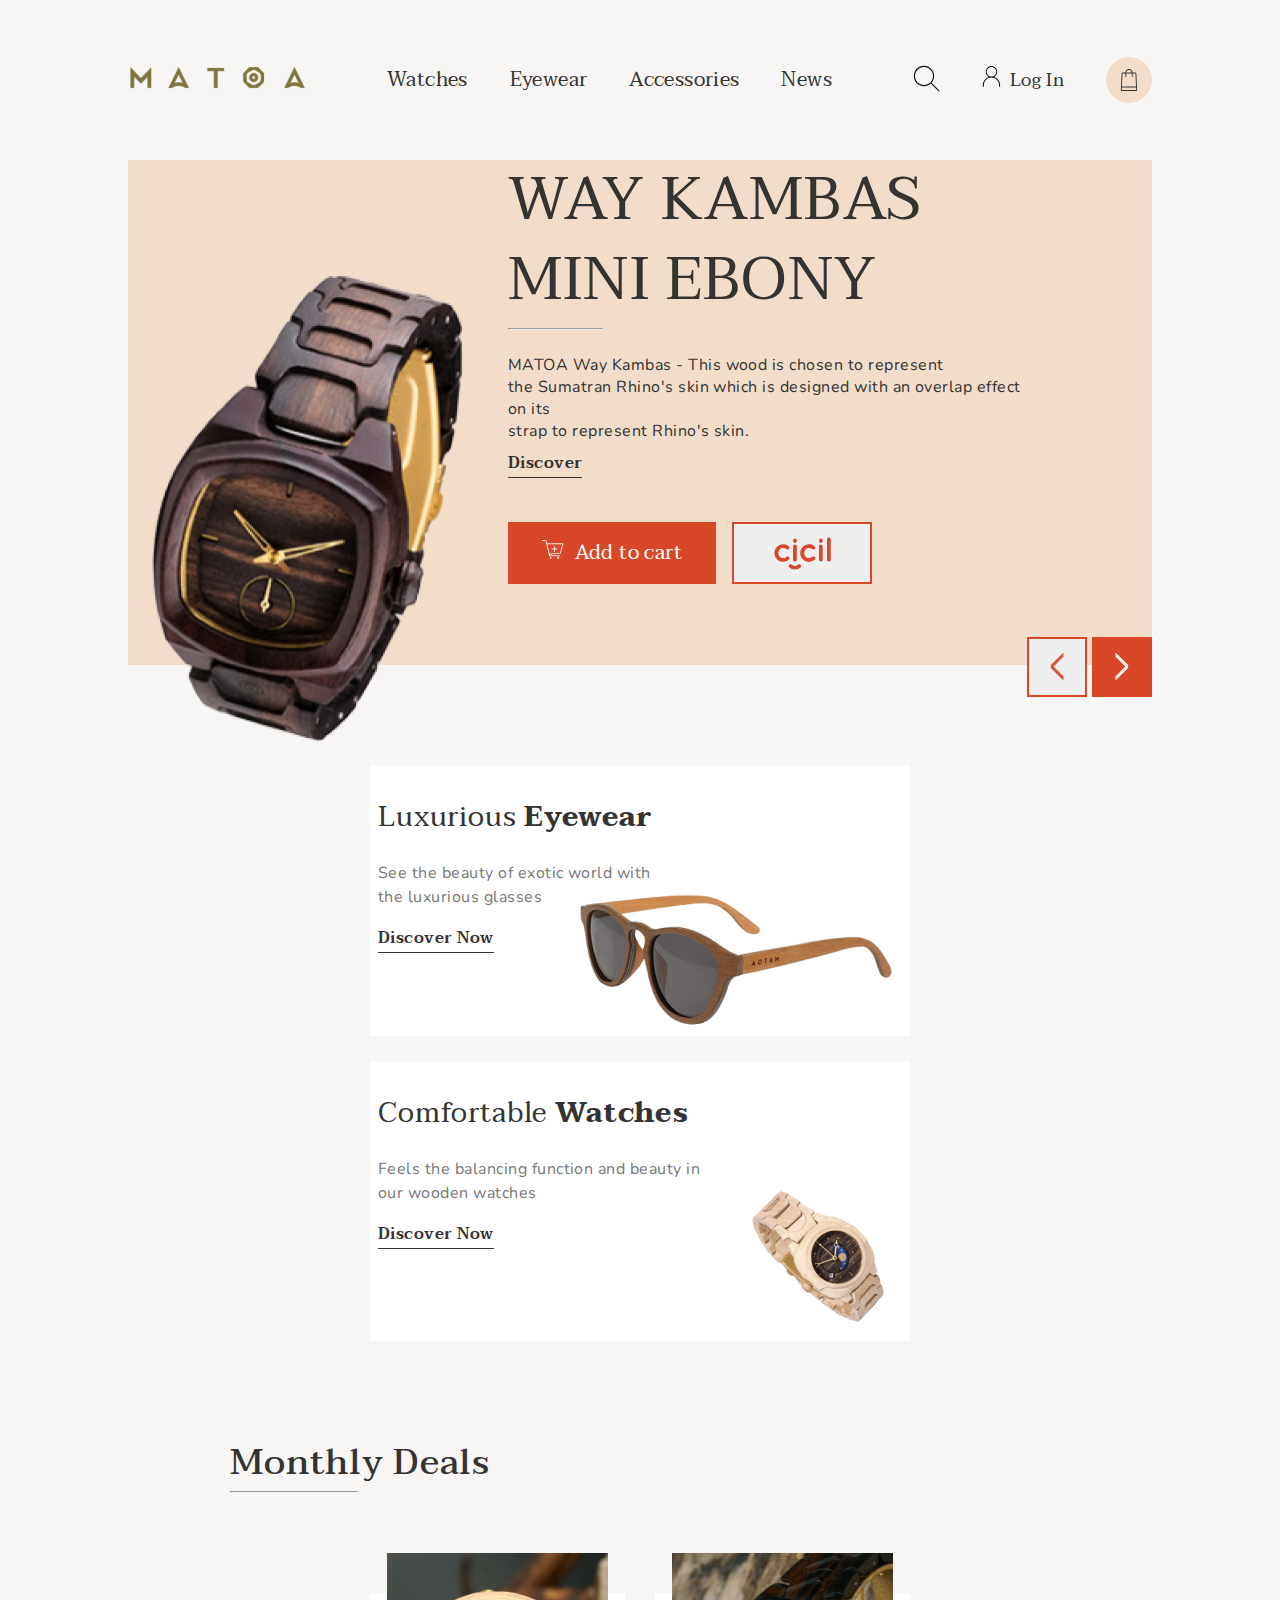
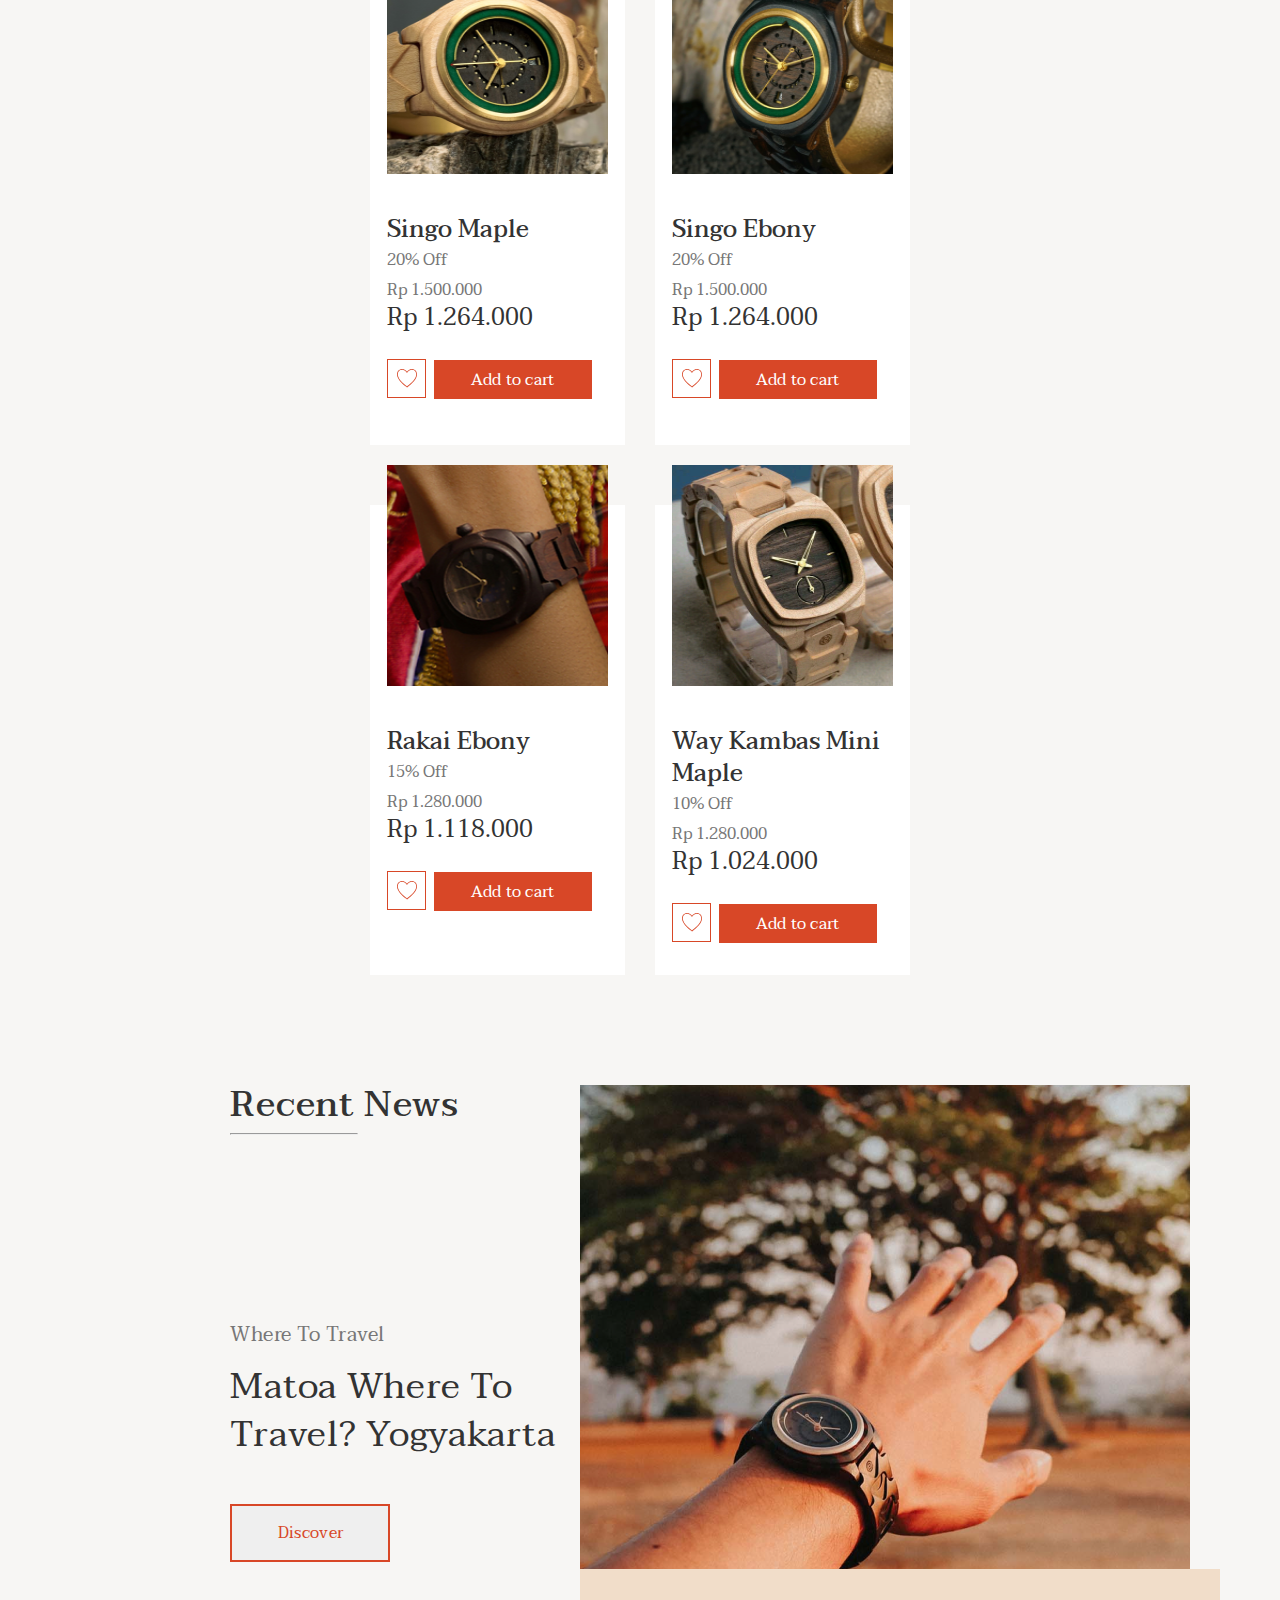
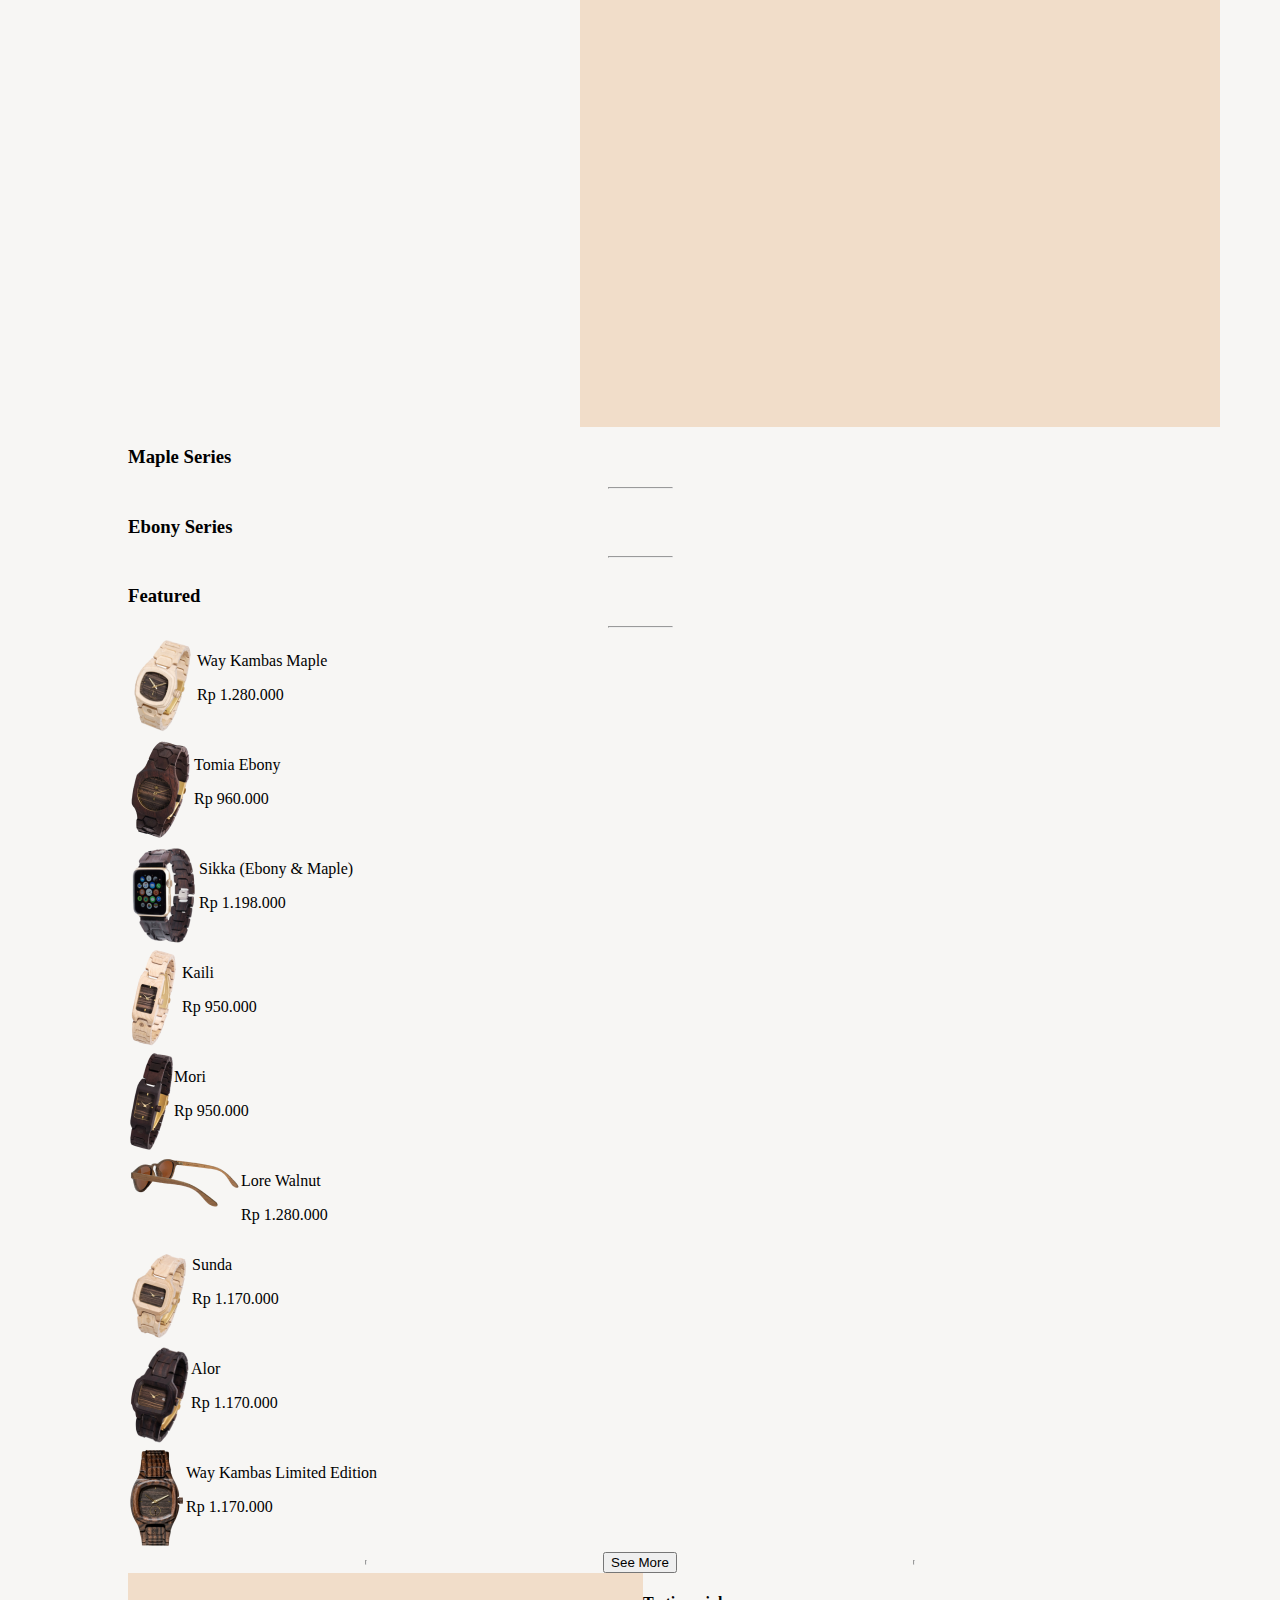
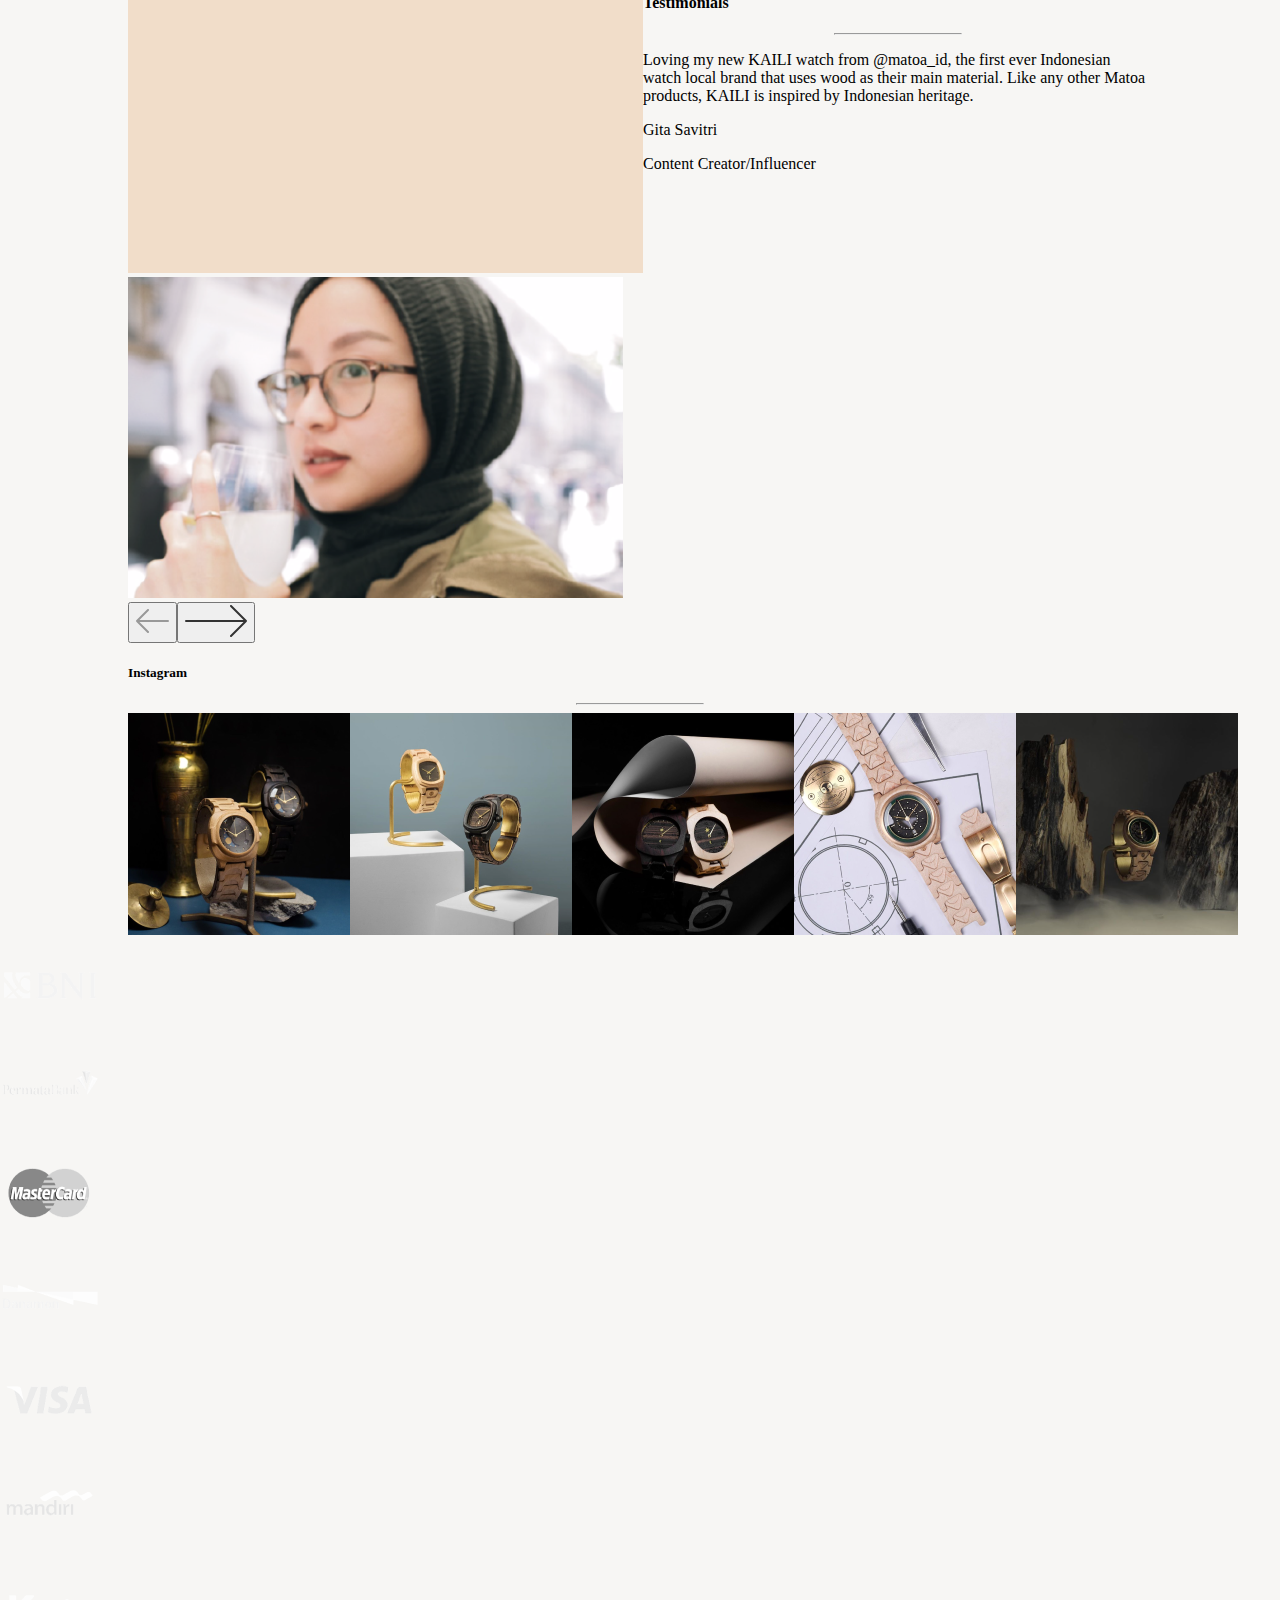
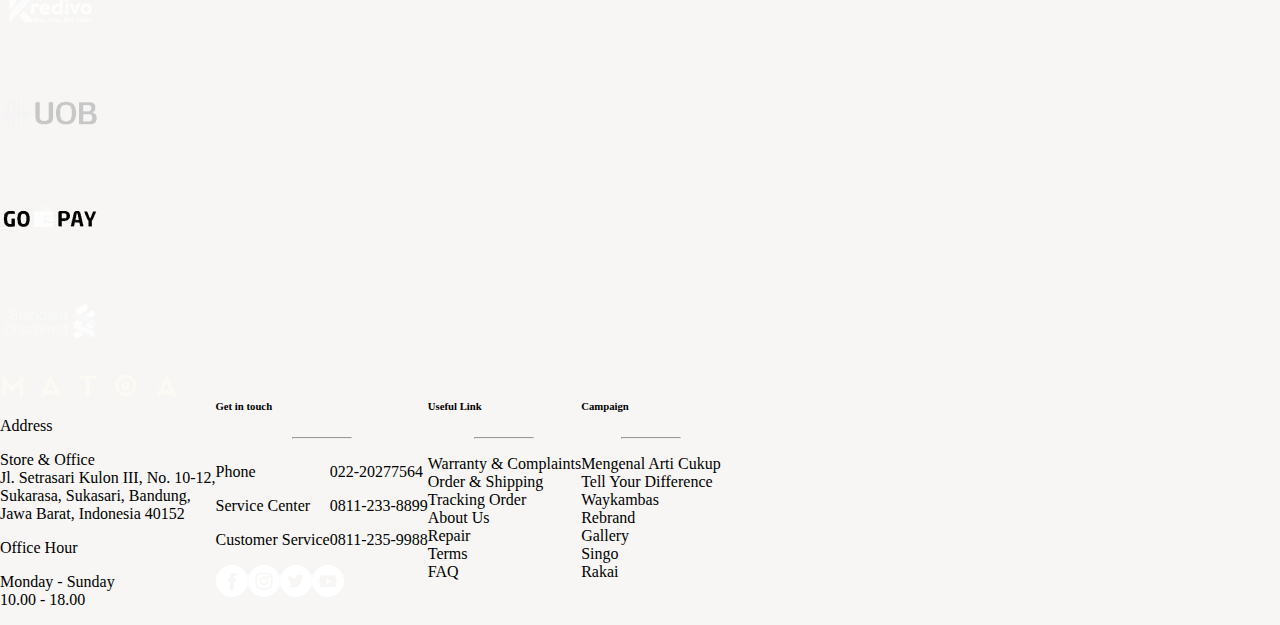
<file: index.html>
<!DOCTYPE html>
<html lang="en">
  <head>
    <meta charset="UTF-8" />
    <meta http-equiv="X-UA-Compatible" content="IE=edge" />
    <meta name="viewport" content="width=device-width, initial-scale=1.0" />
    <title>Final Grid Prog</title>
    <link rel="stylesheet" href="/dz10style.css" />
    <link rel="stylesheet" href="/dz10layout.css" />
    <link rel="preconnect" href="https://fonts.googleapis.com" />
    <link rel="preconnect" href="https://fonts.gstatic.com" crossorigin />
    <link
      href="https://fonts.googleapis.com/css2?family=Nunito&family=Taviraj:wght@300;400;500;600&display=swap"
      rel="stylesheet"
    />
  </head>
  <body>
    <header class="d-flex">
      <div class="logo_block">
        <img class="logo" src="/img/matoalogo.svg" alt="MATOA_logo" />
      </div>
      <ul class="h-first-list d-flex">
        <li><a href="#">Watches</a></li>
        <li><a href="#">Eyewear</a></li>
        <li><a href="#">Accessories</a></li>
        <li><a href="#">News</a></li>
      </ul>
      <ul class="h-second-list d-flex">
        <li>
          <img src="/img/search_header.svg" alt="Search" />
        </li>
        <div class="cab-log d-flex">
          <li>
            <img src="/img/personal_cabinet.svg" alt="Cabinet" />
          </li>
          <li>
            <a class="log_in" href="#">Log In</a>
          </li>
        </div>
        <li class="li-cart">
          <a href="#">
            <img src="/img/basket.svg" alt="Cart" />
          </a>
        </li>
      </ul>
    </header>

    <main>
      <div class="container1 d-flex">
        <div class="block1">
          <img src="/img/watch_block1.png" alt="Watch" />
        </div>
        <div class="block1-1">
          <p>WAY KAMBAS<br />MINI EBONY</p>
          <hr width="95px" />
          <p>
            MATOA Way Kambas - This wood is chosen to represent<br />the
            Sumatran Rhino's skin which is designed with an overlap effect on
            its<br />strap to represent Rhino's skin.
          </p>
          <p>Discover</p>
          <div class="block1-2 d-flex">
            <button type="button">
              <img src="/img/Cart-add-button.png" />&nbsp;&nbsp;Add to cart
            </button>
            <button type="button"></button>
          </div>
        </div>
        <div class="block1-3 d-flex">
          <button type="button">
            <img src="/img/Arrow1.svg" alt="Arrow" />
          </button>
          <button type="button">
            <img src="/img/Arrow2.svg" alt="Arrow" />
          </button>
        </div>
      </div>
      <div class="container2 d-flex">
        <div class="block2">
          <p>Luxurious <span style="font-weight: bold">Eyewear</span></p>
          <p>
            See the beauty of exotic world with<br />
            <img align="right" src="/img/block2glasses.png" />
            the luxurious glasses
          </p>
          <a href="#">Discover Now</a>
        </div>
        <div class="block2-1">
          <p>Comfortable <span style="font-weight: bold">Watches</span></p>
          <p>
            Feels the balancing function and beauty in<br />
            <img align="right" src="/img/block2watch.png" />our wooden watches
          </p>
          <a href="#">Discover Now</a>
        </div>
      </div>

      <div class="container3">
        <h2>Monthly Deals</h2>
        <hr width="128px" />
        <div class="block3 d-grid">
          <div class="block3-1">
            <img src="/img/container3-watch1.png" alt="Singo Maple" />
            <div class="cont3-text-btns">
              <p>Singo Maple</p>
              <p>20% Off</p>
              <p>Rp 1.500.000</p>
              <p>Rp 1.264.000</p>
              <div class="container3-btn d-flex">
                <button type="button"></button>
                <button type="button">Add to cart</button>
              </div>
            </div>
          </div>
          <div class="block3-1">
            <img src="/img/container3-watch2.png" alt="Singo Ebony" />
            <div class="cont3-text-btns">
              <p>Singo Ebony</p>
              <p>20% Off</p>
              <p>Rp 1.500.000</p>
              <p>Rp 1.264.000</p>
              <div class="container3-btn d-flex">
                <button type="button"></button>
                <button type="button">Add to cart</button>
              </div>
            </div>
          </div>
          <div class="block3-1">
            <img src="/img/container3-watch3.png" alt="Rakai Ebony" />
            <div class="cont3-text-btns">
              <p>Rakai Ebony</p>
              <p>15% Off</p>
              <p>Rp 1.280.000</p>
              <p>Rp 1.118.000</p>
              <div class="container3-btn d-flex">
                <button type="button"></button>
                <button type="button">Add to cart</button>
              </div>
            </div>
          </div>
          <div class="block3-1">
            <img src="/img/container3-watch4.png" alt="Way Kambas Mini Maple" />
            <div class="cont3-text-btns">
              <p>Way Kambas Mini Maple</p>
              <p>10% Off</p>
              <p>Rp 1.280.000</p>
              <p>Rp 1.024.000</p>
              <div class="container3-btn d-flex">
                <button type="button"></button>
                <button type="button">Add to cart</button>
              </div>
            </div>
          </div>
        </div>
      </div>

      <div class="container4 d-flex">
        <div class="block4">
          <h2>Recent News</h2>
          <hr width="128px" />
          <p>Where To Travel</p>
          <p>Matoa Where To Travel? Yogyakarta</p>
          <button>Discover</button>
        </div>
        <div class="block4-1">
          <img src="/img/container4.png" alt="" />
          <img src="/img/container4(2).png" alt="" />
        </div>
      </div>

      <div class="container5">
        <div class="block5 d-grid">
          <div class="block5-h3-hr">
            <h3>Maple Series</h3>
            <hr width="65px" />
          </div>
          <div class="block5-h3-hr">
            <h3>Ebony Series</h3>
            <hr width="65px" />
          </div>
          <div class="block5-h3-hr">
            <h3>Featured</h3>
            <hr width="65px" />
          </div>
          <div class="block5-1 d-flex">
            <div class="block5-2">
              <img class="first-img" src="/img/grid-list-img(1).png" alt="" />
            </div>
            <div class="block5-3">
              <p>Way Kambas Maple</p>
              <p>Rp 1.280.000</p>
            </div>
          </div>
          <div class="block5-1 d-flex">
            <div class="block5-2">
              <img class="second-img" src="/img/grid-list-img(2).png" alt="" />
            </div>
            <div class="block5-3">
              <p>Tomia Ebony</p>
              <p>Rp 960.000</p>
            </div>
          </div>
          <div class="block5-1 d-flex">
            <div class="block5-2">
              <img class="third-img" src="/img/grid-list-img(3).png" alt="" />
            </div>
            <div class="block5-3">
              <p>Sikka (Ebony & Maple)</p>
              <p>Rp 1.198.000</p>
            </div>
          </div>
          <div class="block5-1 d-flex">
            <div class="block5-2">
              <img class="fourth-img" src="/img/grid-list-img(4).png" alt="" />
            </div>
            <div class="block5-3">
              <p>Kaili</p>
              <p>Rp 950.000</p>
            </div>
          </div>
          <div class="block5-1 d-flex">
            <div class="block5-2">
              <img class="fifth-img" src="/img/grid-list-img(5).png" alt="" />
            </div>
            <div class="block5-3">
              <p>Mori</p>
              <p>Rp 950.000</p>
            </div>
          </div>
          <div class="block5-1 d-flex">
            <div class="block5-2">
              <img class="sixth-img" src="/img/grid-list-img(6).png" alt="" />
            </div>
            <div class="block5-3">
              <p>Lore Walnut</p>
              <p>Rp 1.280.000</p>
            </div>
          </div>
          <div class="block5-1 d-flex">
            <div class="block5-2">
              <img class="seventh-img" src="/img/grid-list-img(7).png" alt="" />
            </div>
            <div class="block5-3">
              <p>Sunda</p>
              <p>Rp 1.170.000</p>
            </div>
          </div>
          <div class="block5-1 d-flex">
            <div class="block5-2">
              <img class="eighth-img" src="/img/grid-list-img(8).png" alt="" />
            </div>
            <div class="block5-3">
              <p>Alor</p>
              <p>Rp 1.170.000</p>
            </div>
          </div>
          <div class="block5-1 d-flex">
            <div class="block5-2">
              <img class="ninth-img" src="/img/grid-list-img(9).png" alt="" />
            </div>
            <div class="block5-3">
              <p>Way Kambas Limited Edition</p>
              <p>Rp 1.170.000</p>
            </div>
          </div>
        </div>
        <div class="c5-btn d-flex">
          <hr />
          <button type="button">See More</button>
          <hr />
        </div>
      </div>

      <div class="container6">
        <div class="block6 d-flex">
          <div class="block6-1">
            <img src="/img/container6-bg.png" alt="" />
            <img src="/img/container6-woman.png" alt="" />
          </div>
          <div class="block6-2">
            <h4>Testimonials</h4>
            <hr width="128px" />
            <p>
              Loving my new KAILI watch from @matoa_id, the first ever
              Indonesian watch local brand that uses wood as their main
              material. Like any other Matoa products, KAILI is inspired by
              Indonesian heritage.
            </p>
            <p>Gita Savitri</p>
            <p>Content Creator/Influencer</p>
          </div>
        </div>
        <div class="block6-3 d-flex">
          <button type="button">
            <img src="/img/container6-arrow-left.svg" alt="Arrow" />
          </button>
          <button type="button">
            <img src="/img/container6-arrow-right.svg" alt="Arrow" />
          </button>
        </div>
      </div>

      <div class="container7">
        <h5>Instagram</h5>
        <hr width="128px" />
        <div class="blockgallery d-flex">
          <img src="/img/gallery-img1.png" alt="" />
          <img src="/img/gallery-img2.png" alt="" />
          <img src="/img/gallery-img3.png" alt="" />
          <img src="/img/gallery-img4.png" alt="" />
          <img src="/img/gallery-img5.png" alt="" />
        </div>
      </div>
    </main>

    <footer>
      <div class="parent-for-grid">
        <div class="footerblock d-grid">
          <div>
            <img src="/img/footer-img1.png" alt="" />
          </div>
          <div>
            <img src="/img/footer-img2.png" alt="" />
          </div>
          <div>
            <img src="/img/footer-img3.png" alt="" />
          </div>
          <div>
            <img src="/img/footer-img4.png" alt="" />
          </div>
          <div>
            <img src="/img/footer-img5.png" alt="" />
          </div>
          <div>
            <img src="/img/footer-img6.png" alt="" />
          </div>
          <div>
            <img src="/img/footer-img7.png" alt="" />
          </div>
          <div>
            <img src="/img/footer-img8.png" alt="" />
          </div>
          <div>
            <img src="/img/footer-img9.png" alt="" />
          </div>
          <div>
            <img src="/img/footer-img10.png" alt="" />
          </div>
        </div>
      </div>
      <div class="footerblock2-parent">
        <div class="footerblock2 d-flex">
          <div class="block2-child1">
            <div class="footer-logo_block">
              <img src="/img/Matoa-logo-footer.png" alt="MATOA_logo" />
            </div>
            <p>Address</p>
            <p>
              Store & Office<br />Jl. Setrasari Kulon III, No. 10-12,<br />Sukarasa,
              Sukasari, Bandung,<br />Jawa Barat, Indonesia 40152
            </p>
            <p>Office Hour</p>
            <p>Monday - Sunday<br />10.00 - 18.00</p>
          </div>
          <div class="block2-child2">
            <h6>Get in touch</h6>
            <hr width="60px" />
            <div class="additional d-flex">
              <div class="adit-block1">
                <p>Phone</p>
                <p>Service Center</p>
                <p>Customer Service</p>
              </div>
              <div class="adit-block2">
                <p>022-20277564</p>
                <p>0811-233-8899</p>
                <p>0811-235-9988</p>
              </div>
            </div>
            <div class="socials d-flex">
              <img src="/img/Facebook.svg" alt="Facebook" />
              <img src="/img/Instagram.svg" alt="Instagram" />
              <img src="/img/Twitter.svg" alt="Twitter" />
              <img src="/img/Youtube.svg" alt="Youtube" />
            </div>
          </div>
          <div class="block2-child3">
            <h6>Useful Link</h6>
            <hr width="60px" />
            <p>
              Warranty & Complaints<br />Order & Shipping<br />Tracking Order<br />About
              Us<br />Repair<br />Terms<br />FAQ
            </p>
          </div>
          <div class="block2-child4">
            <h6>Campaign</h6>
            <hr width="60px" />
            <p>
              Mengenal Arti Cukup<br />Tell Your Difference<br />Waykambas<br />Rebrand<br />
              Gallery<br />Singo<br />Rakai
            </p>
          </div>
        </div>
      </div>
    </footer>
  </body>
</html>
</file>
<file: dz10style.css>
* {
    box-sizing: border-box;
}

body {
    width: 100%;
    margin: 0;
    padding: 0;
    background: #F7F6F4;
}

header {
    max-width: 1920px;
    width: 80%;
    height: 160px;
    margin: 0 auto;
    align-items: center;
    justify-content: space-between;
}

main {
    max-width: 1920px;
    width: 80%;
    margin: 0 auto;
}

footer {
    max-width: 1920px;
    width: 100%;
}
</file>
<file: dz10layout.css>
.d-grid {
    display: grid;
}

.d-flex {
    display: flex;
}

.h-first-list {
    width: 445px;
    height: 46px;
    list-style-type: none;
    justify-content: space-between;
    align-items: center;
    padding: 0px;
}

.h-second-list {
    width: 239px;
    height: 46px;
    list-style-type: none;
    justify-content: space-between;
    align-items: center;
    padding: 0px;
}

.cab-log {
    width: 82px;
    justify-content: space-between;
}

header ul a {
    text-decoration: none;
    font-family: 'Taviraj';
    font-style: normal;
    font-weight: 400;
    font-size: 20px;
    line-height: 34px;
    letter-spacing: 0.02em;
    color: #333333;
}

.log_in {
    text-align: center;
    text-decoration: none;
    font-family: 'Taviraj';
    font-style: normal;
    font-weight: 400;
    font-size: 18px;
    line-height: 31px;
    letter-spacing: 0.02em;
    color: #333333;
}

.li-cart {
    width: 46px;
    height: 46px;
    background: #F1DDC9;
    border-radius: 50%;
    position: relative;
}

.li-cart img {
    width: 17.28px;
    height: 24px;
    position: absolute;
    left: 0;
    top: 0;
    bottom: 0;
    right: 0;
    margin: auto;
}

.li-cart a {
    width: 46px;
    height: 46px;
    display: block;
    border-radius: 50%;
}

/* -------HEADER END-------- */

.container1 {
    height: 505px;
    margin: 0 auto;
    background: #F1DDC9;
    justify-content: center;
}

@media (max-width: 1070px) {
    .container1 {
        height: min-content;
        flex-wrap: wrap;
        justify-content: center;
    }
}

.container1 hr {
    margin: 0;
    margin-top: 8px;
    margin-bottom: 24px;
}

.block1 img {
    width: 350px;
    height: 503px;
    position: relative;
    top: 97.5px;
    margin-right: 30px;
}

@media (max-width: 1070px) {
    .block1 img {
        margin: 0;
        top: 0;
    }
}

.block1-1 :nth-child(1) {
    margin: 0;
    font-family: 'Taviraj';
    font-style: normal;
    font-weight: 400;
    font-size: 60px;
    line-height: 80px;
    letter-spacing: 0.02em;
    color: #333333;
}

.block1-1 :nth-child(3) {
    margin: 0;
    font-family: 'Nunito';
    font-style: normal;
    font-weight: 400;
    font-size: 16px;
    line-height: 22px;
    letter-spacing: 0.03em;
    color: #333333;
}

.block1-1 :nth-child(4) {
    width: 74px;
    margin: 0;
    margin-top: 8px;
    margin-bottom: 44px;
    font-family: 'Taviraj';
    font-style: normal;
    font-weight: 600;
    font-size: 16px;
    line-height: 27px;
    letter-spacing: 0.03em;
    color: #333333;
    border-bottom: 1px solid #333333;
}

.block1-2 {
    max-width: 364px;
    height: 62px;
    justify-content: space-between;
}

.block1-2 button:first-of-type {
    width: 208px;
    height: 62px;
    background: #D84727;
    border: 0px;
    font-family: 'Taviraj';
    font-style: normal;
    font-weight: 400;
    font-size: 20px;
    line-height: 34px;
    letter-spacing: 0.02em;
    color: #FFFFFF;
}

.block1-2 button:last-of-type {
    width: 140px;
    height: 62px;
    padding: 0;
    margin: 0;
    border: 2px solid #D84727;
    background-image: url(/img/button-cicil.svg);
    background-repeat: no-repeat;
    background-position: 50%;
}

.block1-3 {
    width: 135px;
    justify-content: space-between;
}

.block1-3 button:first-of-type {
    width: 60px;
    height: 60px;
    padding: 0;
    margin: 0;
    border: 2px solid #D84727;
    background-image: url(/img/Arrow1.svg);
    background-repeat: no-repeat;
    background-position: 50%;
    position: relative;
    bottom: -94.5%;
}

.block1-3 button:last-of-type {
    width: 60px;
    height: 60px;
    padding: 0;
    margin: 0;
    border: 2px solid #D84727;
    background-color: #D84727;
    background-image: url(/img/Arrow2.svg);
    background-repeat: no-repeat;
    background-position: 50%;
    position: relative;
    bottom: -94.5%;
}

/* ------CONTAINER1 END------ */

.container2 {
    max-width: 1920px;
    width: 80%;
    height: 270px;
    margin: 0 auto;
    margin-top: 211px;
    justify-content: space-evenly;
}

@media (max-width: 1700px) {
    .container2 {
        width: min-content;
        height: 100%;
        flex-direction: column;
        margin-top: 100px;
        margin-bottom: 10%;
    }
}

.block2, .block2-1 {
    min-width: 540px;
    padding: 8px;
    background: #FFFFFF;
}

@media (max-width: 1700px) {
    .block2 {
        margin-bottom: 25px;
    }
}

.block2 :nth-child(1), .block2-1 :nth-child(1) {
    font-family: 'Taviraj';
    font-style: normal;
    font-weight: 400;
    font-size: 28px;
    line-height: 32px;
    letter-spacing: 0.03em;
    color: #333333;
}

.block2 :nth-child(2), .block2-1 :nth-child(2) {
    font-family: 'Nunito';
    font-style: normal;
    font-weight: 400;
    font-size: 16px;
    line-height: 24px;
    letter-spacing: 0.03em;
    color: #777777;
}

.block2 :nth-child(3), .block2-1 :nth-child(3) {
    font-family: 'Taviraj';
    font-style: normal;
    font-weight: 600;
    font-size: 16px;
    line-height: 27px;
    letter-spacing: 0.03em;
    color: #333333;
    text-decoration: none;
    border-bottom: 1px solid #333333;
}

.block2 img:first-of-type {
    width: 330px;
    height: 143px;
}


.block2-1 img:last-of-type {
    width: 155px;
    height: 152px;
}

/* ----CONTAINER2 END---- */

.container3 {
    max-width: 1920px;
    width: 80%;
    margin: 0 auto;
    margin-top: 92px;
}

.container3 hr {
    margin: 0;
    margin-top: 8px;
    margin-bottom: 100px;
}

h2 {
    font-family: 'Taviraj';
    font-style: normal;
    font-weight: 500;
    font-size: 36px;
    line-height: 40px;
    letter-spacing: 0.02em;
    color: #333333;
    margin: 0;
    padding: 0;
}

.block3 {
    grid-template-columns: repeat(auto-fit, 255px);
    grid-template-rows: 452px;
    column-gap: 30px;
    row-gap: 60px;
    margin: 0 auto;
    justify-content: center;
}

.block3-1 {
    background: #FFFFFF;
}

.block3-1 img {
    width: 221px;
    height: 221px;
    display: block;
    margin: 0 auto;
    position: relative;
    top: -40px;
}

.cont3-text-btns {
    padding-left: 17px;
    position: relative;
    top: -32px;
}

.cont3-text-btns :nth-child(1) {
    font-family: 'Taviraj';
    font-style: normal;
    font-weight: 500;
    font-size: 24px;
    line-height: 32px;
    color: #333333;
    display: block;
    margin: 0px;
    margin-top: 32px;
}

.cont3-text-btns :nth-child(2) {
    font-family: 'Taviraj';
    font-style: normal;
    font-weight: 400;
    font-size: 16px;
    line-height: 24px;
    color: #777777;
    display: block;
    margin: 0;
    margin-top: 2px;
}

.cont3-text-btns :nth-child(3) {
    font-family: 'Taviraj';
    font-style: normal;
    font-weight: 400;
    font-size: 16px;
    line-height: 24px;
    color: #777777;
    display: block;
    padding: 0;
    margin: 0px;
    margin-top: 6px;
}

.cont3-text-btns :nth-child(4) {
    font-family: 'Taviraj';
    font-style: normal;
    font-weight: 400;
    font-size: 24px;
    line-height: 32px;
    color: #333333;
    display: block;
    margin: 0;
}

.container3-btn {
    margin-top: 24px;
    align-items: center;
}

.container3-btn :first-child {
    width: 39px;
    height: 39px;
    border: 1px solid #D84727;
    background-image: url(/img/Heart.svg);
    background-repeat: no-repeat;
    background-position: center;
    background-color: inherit;
    margin: 0;
}

.container3-btn :first-child:hover {
    background-color: #F1DDC9;
}

.container3-btn :last-child {
    width: 158px;
    height: 39px;
    margin-left: 8px;
    border: 0;
    font-family: 'Taviraj';
    font-style: normal;
    font-weight: 400;
    font-size: 16px;
    line-height: 24px;
    letter-spacing: 0.02em;
    color: #FFFFFF;
    background: #D84727;
}

.container3-btn :last-child:hover {
    background-color: #F1DDC9;
    color: #333333;
}

/* ----CONTAINER3 END---- */

.container4 {
    max-width: 1920px;
    width: 80%;
    margin: 0 auto;
    margin-top: 110px;
}

.container4 hr {
    margin: 0;
    margin-top: 8px;
    margin-bottom: 180px;
}

.block4 {
    width: 405px;
}

.block4 p:first-of-type {
    width: 163px;
    height: 40px;
    margin: 0;
    margin-bottom: 8px;
    font-family: 'Taviraj';
    font-style: normal;
    font-weight: 400;
    font-size: 20px;
    line-height: 40px;
    letter-spacing: 0.02em;
    color: #777777;
}

.block4 p:last-of-type {
    width: 350px;
    height: 96px;
    margin: 0;
    font-family: 'Taviraj';
    font-style: normal;
    font-weight: 400;
    font-size: 36px;
    line-height: 48px;
    letter-spacing: 0.02em;
    color: #333333;
}

.block4 button {
    width: 160px;
    height: 58px;
    margin: 0;
    margin-top: 45px;
    border: 2px solid #D84727;
    font-family: 'Taviraj';
    font-style: normal;
    font-weight: 400;
    font-size: 16px;
    line-height: 27px;
    letter-spacing: 0.02em;
    color: #D84727;
}

.block4 button:hover {
    border: 0;
    background-color: #F1DDC9;;
}

.block4-1 img {
    display: block;
}
</file>
